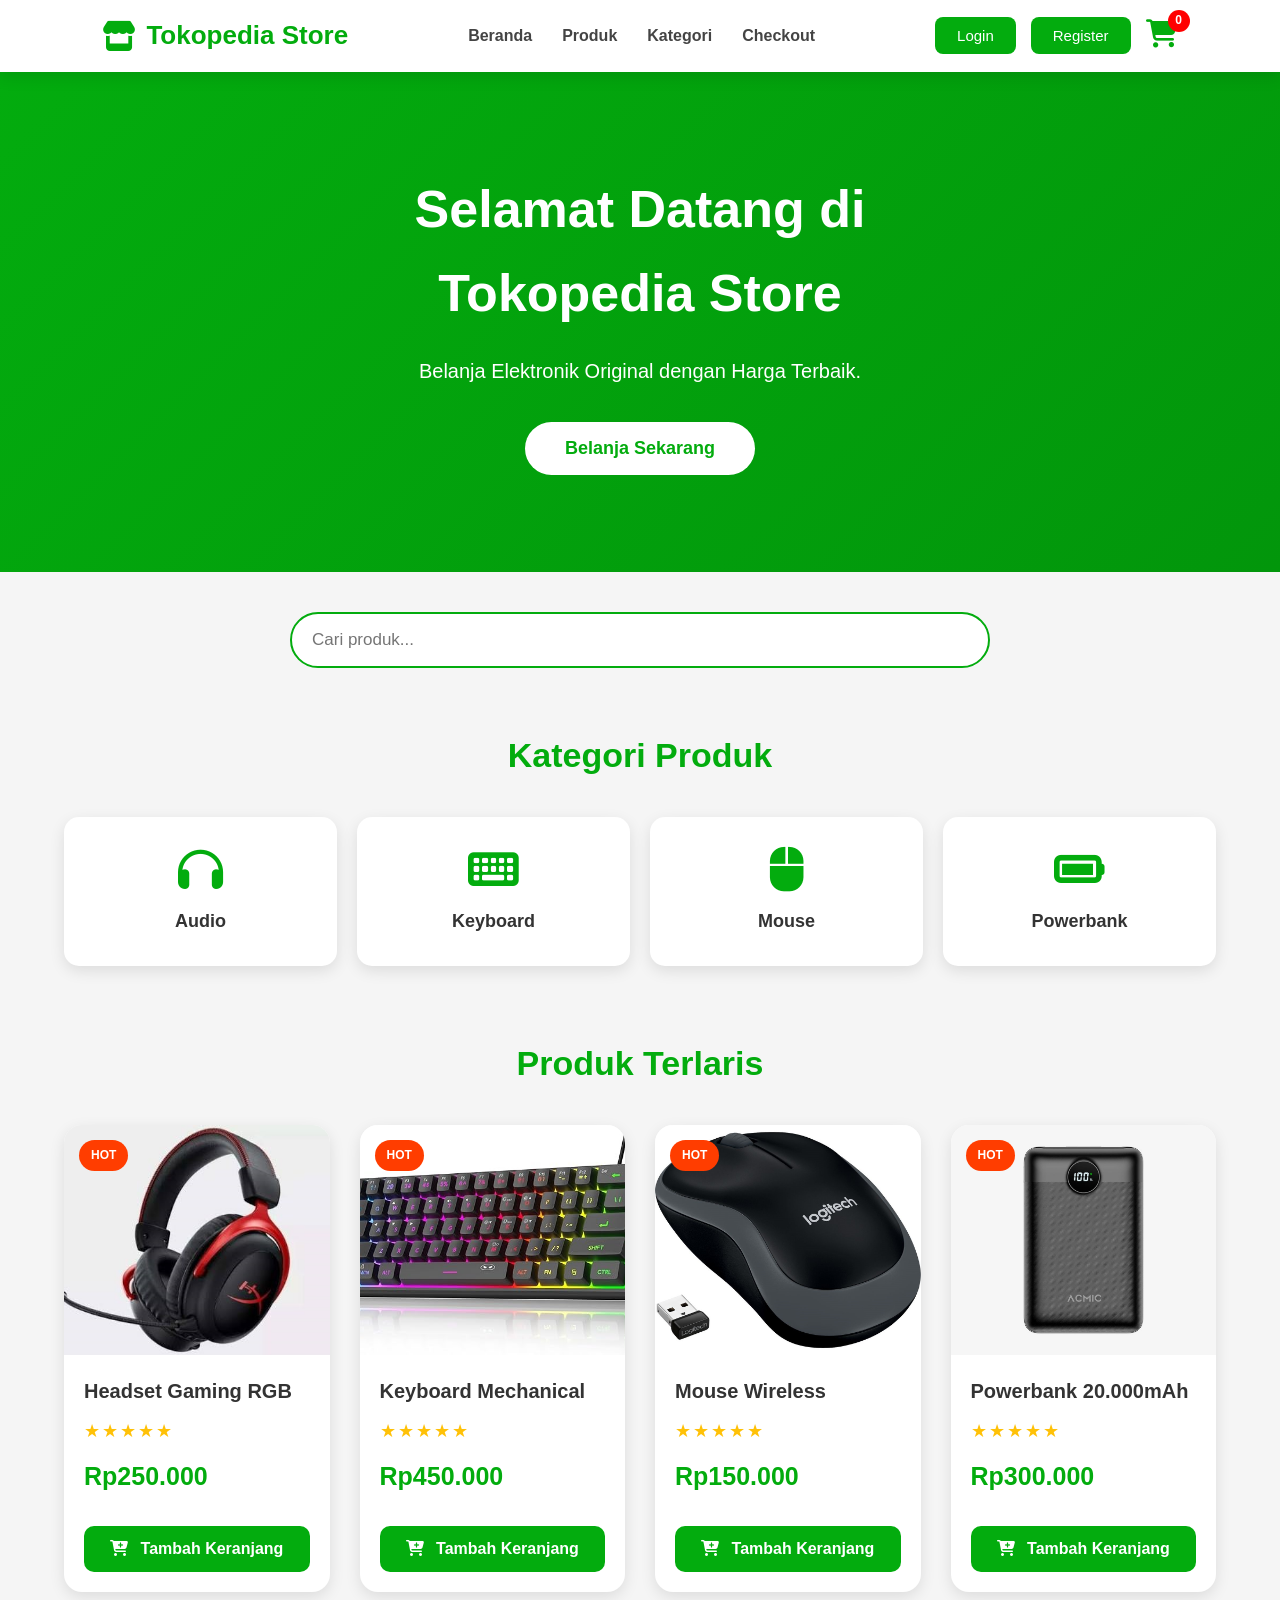
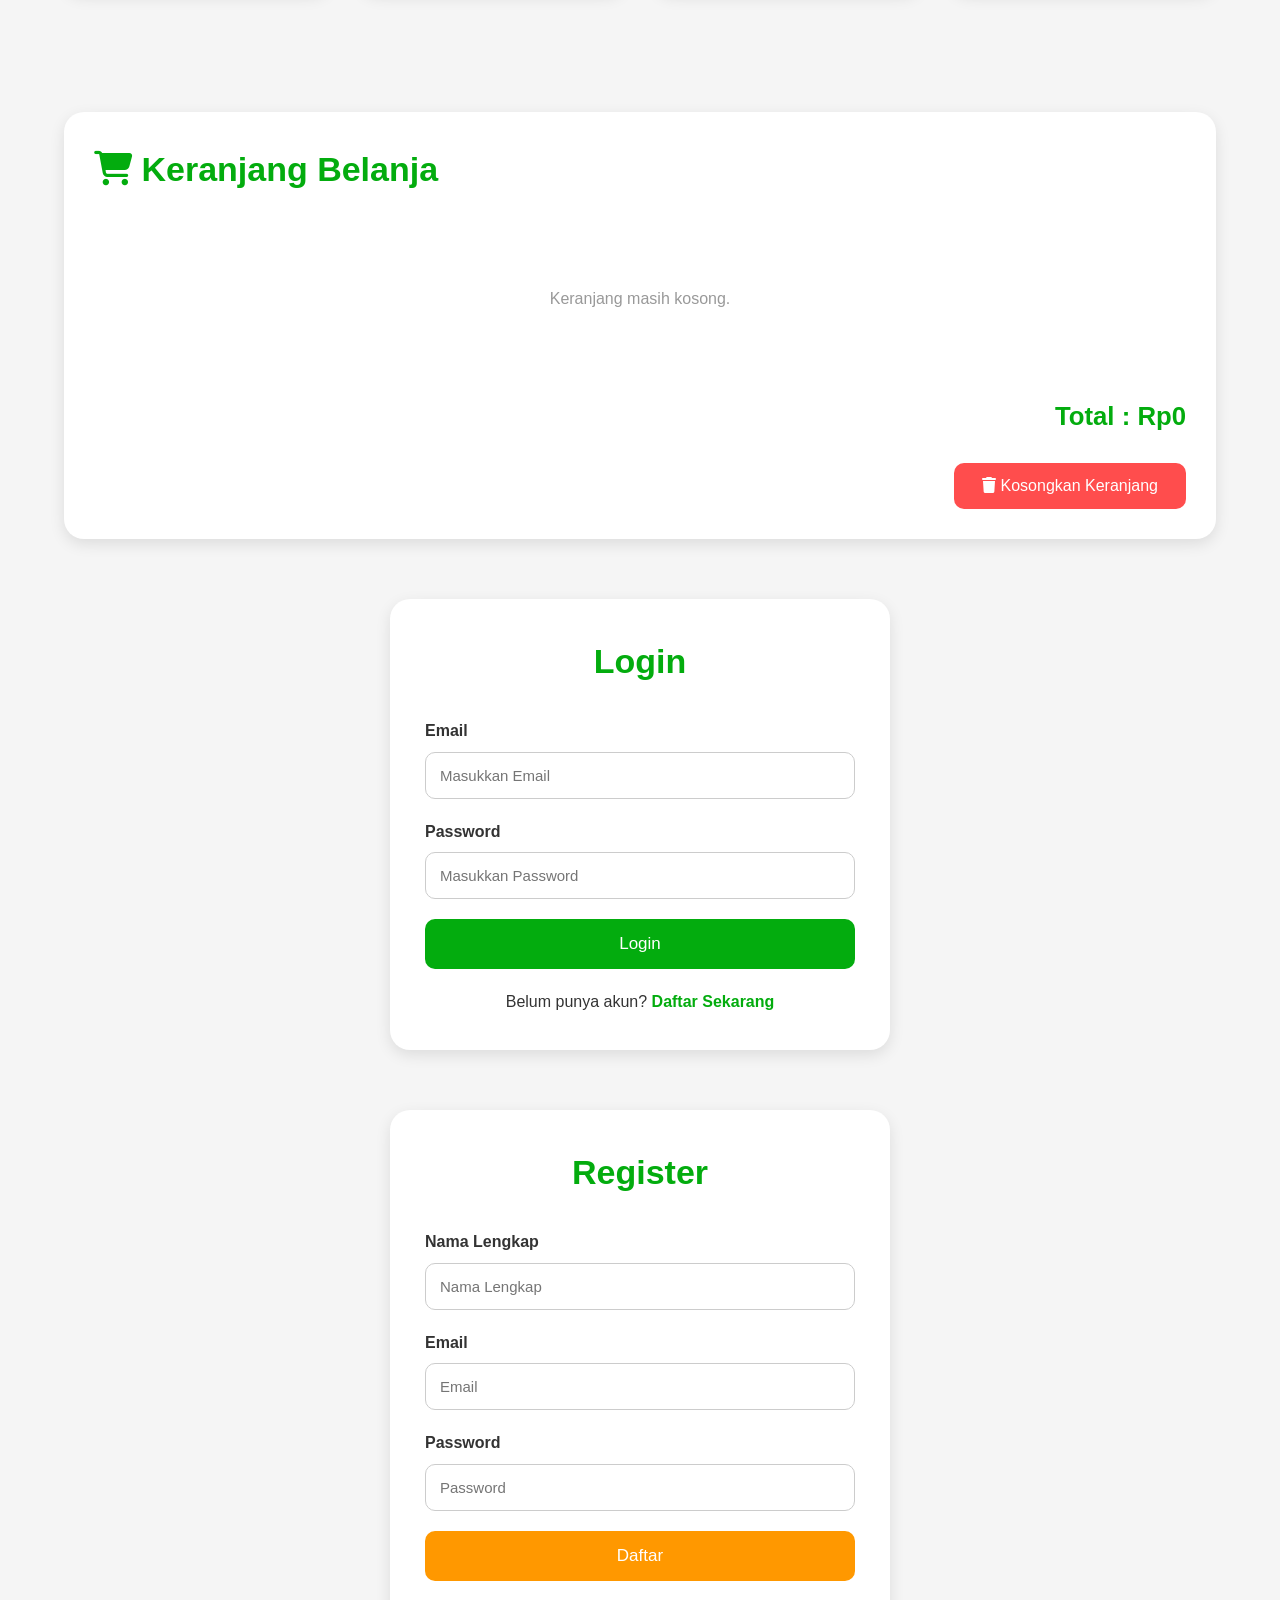
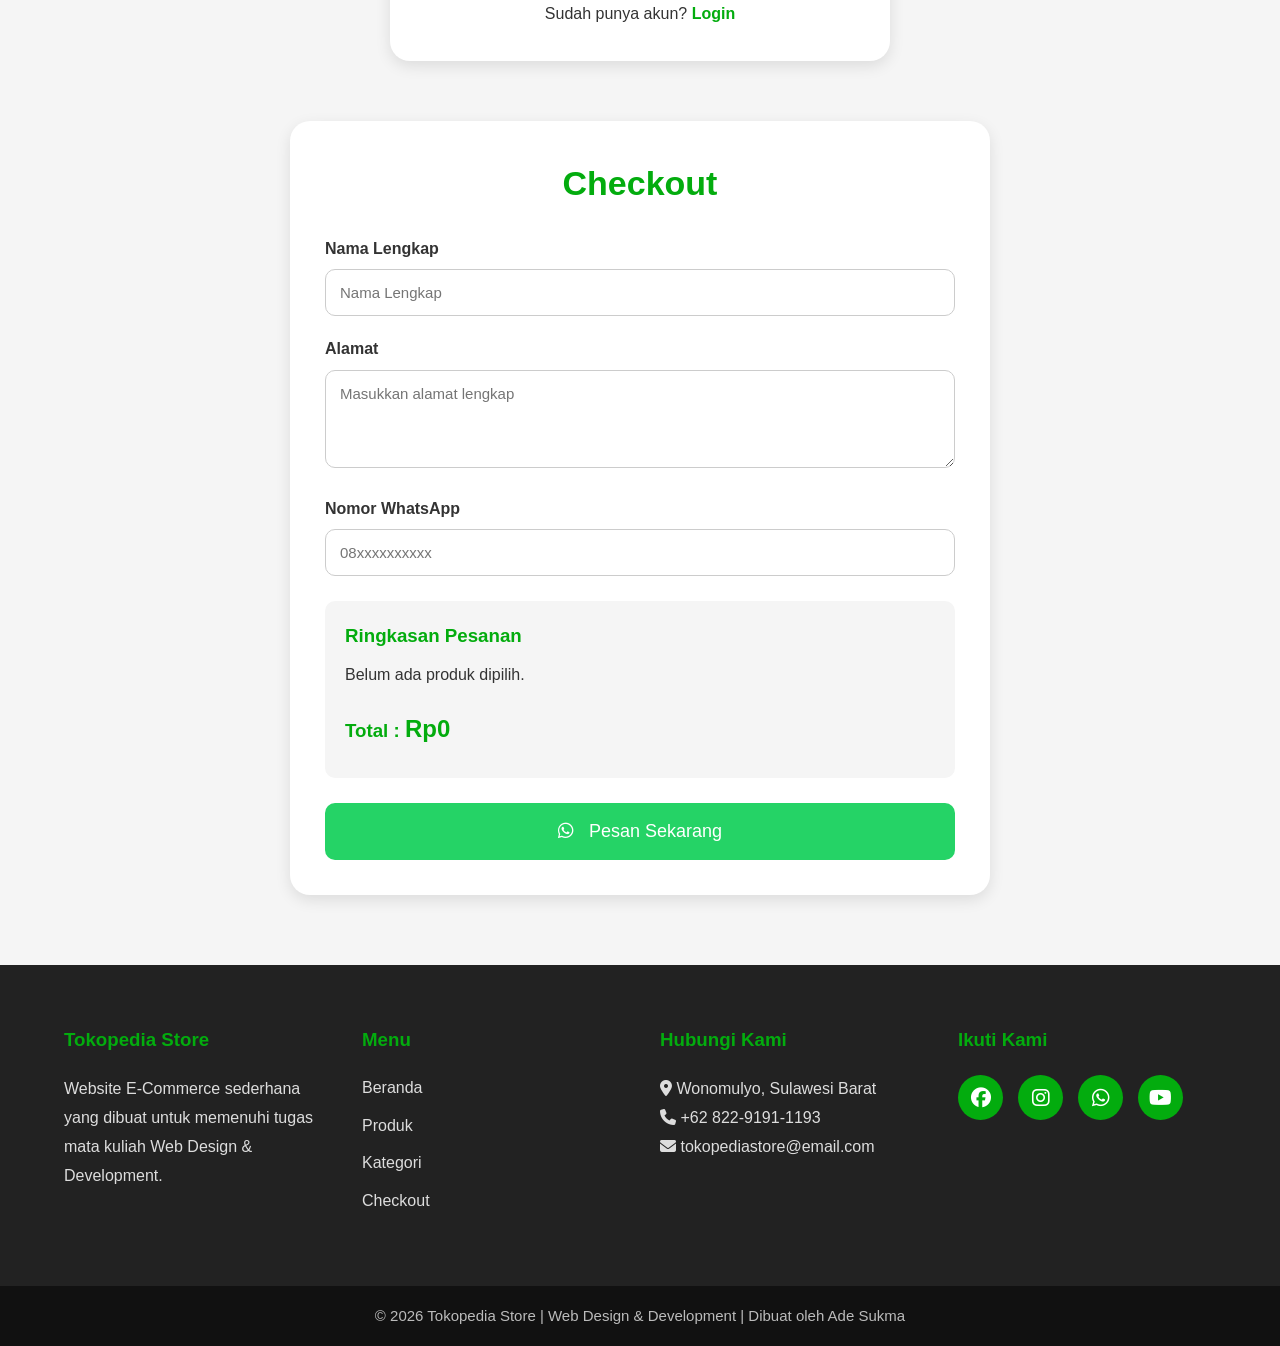
<file: index.html>
<!DOCTYPE html>
<html lang="id">

<head>
    <meta charset="UTF-8">
    <meta name="viewport" content="width=device-width, initial-scale=1.0">

    <title>Tokopedia Store v2.0</title>

    <link rel="stylesheet" href="style.css">

    <!-- Font Awesome -->
    <link rel="stylesheet"
        href="https://cdnjs.cloudflare.com/ajax/libs/font-awesome/6.5.2/css/all.min.css">
</head>

<body>

<!-- ================= NAVBAR ================= -->

<header>

    <div class="logo">
        <i class="fa-solid fa-store"></i>
        <h2>Tokopedia Store</h2>
    </div>

    <nav>

        <a href="#">Beranda</a>

        <a href="#produk">Produk</a>

        <a href="#kategori">Kategori</a>

        <a href="#checkout">Checkout</a>

    </nav>

    <div class="menu-kanan">

        <button onclick="showLogin()">
            Login
        </button>

        <button onclick="showRegister()">
            Register
        </button>

        <div class="cart-icon">

            <i class="fa-solid fa-cart-shopping"></i>

            <span id="cart">0</span>

        </div>

    </div>

</header>

<!-- ================= HERO ================= -->

<section class="hero">

    <div class="hero-text">

        <h1>
            Selamat Datang di Tokopedia Store
        </h1>

        <p>

            Belanja Elektronik Original
            dengan Harga Terbaik.

        </p>

        <button onclick="document.getElementById('produk').scrollIntoView({behavior:'smooth'})">

            Belanja Sekarang

        </button>

    </div>

</section>

<!-- ================= SEARCH ================= -->

<section class="search-box">

    <input
        type="text"
        id="search"
        placeholder="Cari produk..."
        onkeyup="cariProduk()">

</section>

<!-- ================= KATEGORI ================= -->

<section
id="kategori"
class="kategori">

<h2>Kategori Produk</h2>

<div class="kategori-list">

<div class="kategori-item">

<i class="fa-solid fa-headphones"></i>

<p>Audio</p>

</div>

<div class="kategori-item">

<i class="fa-solid fa-keyboard"></i>

<p>Keyboard</p>

</div>

<div class="kategori-item">

<i class="fa-solid fa-computer-mouse"></i>

<p>Mouse</p>

</div>

<div class="kategori-item">

<i class="fa-solid fa-battery-full"></i>

<p>Powerbank</p>

</div>

</div>

</section>

<!-- ================= PRODUK ================= -->

<section
id="produk"
class="produk">

<h2>

Produk Terlaris

</h2>

<div class="produk-grid">

<!-- Headset -->

<div class="card">

<img
src="headset.jpg"
alt="Headset">

<h3>

Headset Gaming RGB

</h3>

<div class="rating">

★★★★★

</div>

<p class="harga">

Rp250.000

</p>

<button
onclick="tambahKeranjang('Headset Gaming RGB',250000)">

<i class="fa-solid fa-cart-plus"></i>

Tambah Keranjang

</button>

</div>

<!-- Keyboard -->

<div class="card">

<img
src="keyboard.jpg"
alt="Keyboard">

<h3>

Keyboard Mechanical

</h3>

<div class="rating">

★★★★★

</div>

<p class="harga">

Rp450.000

</p>

<button
onclick="tambahKeranjang('Keyboard Mechanical',450000)">

<i class="fa-solid fa-cart-plus"></i>

Tambah Keranjang

</button>

</div>

<!-- Mouse -->

<div class="card">

<img
src="mouse.jpg"
alt="Mouse">

<h3>

Mouse Wireless

</h3>

<div class="rating">

★★★★★

</div>

<p class="harga">

Rp150.000

</p>

<button
onclick="tambahKeranjang('Mouse Wireless',150000)">

<i class="fa-solid fa-cart-plus"></i>

Tambah Keranjang

</button>

</div>

<!-- Powerbank -->

<div class="card">

<img
src="power bank.jpg"
alt="Powerbank">

<h3>

Powerbank 20.000mAh

</h3>

<div class="rating">

★★★★★

</div>

<p class="harga">

Rp300.000

</p>

<button
onclick="tambahKeranjang('Powerbank 20.000mAh',300000)">

<i class="fa-solid fa-cart-plus"></i>

Tambah Keranjang

</button>

</div>

</div>

</section>

<!-- ================= KERANJANG BELANJA ================= -->

<section id="keranjang" class="cart-section">

    <div class="cart-header">

        <h2>
            <i class="fa-solid fa-cart-shopping"></i>
            Keranjang Belanja
        </h2>

    </div>

    <div id="cart-list" class="cart-list">

        <p class="empty-cart">
            Keranjang masih kosong.
        </p>

    </div>

    <div class="cart-total">

        <h3>
            Total :
            <span id="totalHarga">
                Rp0
            </span>
        </h3>

    </div>

    <div class="cart-button">

        <button onclick="kosongkanKeranjang()">

            <i class="fa-solid fa-trash"></i>

            Kosongkan Keranjang

        </button>

    </div>

</section>

<!-- ================= LOGIN ================= -->

<section
id="login"
class="form-section">

<div class="form-card">

<h2>

Login

</h2>

<form onsubmit="loginUser(event)">

<div class="input-group">

<label>Email</label>

<input
id="loginEmail"
type="email"
placeholder="Masukkan Email"
required>

</div>

<div class="input-group">

<label>Password</label>

<input
id="loginPassword"
type="password"
placeholder="Masukkan Password"
required>

</div>

<button
class="btn-login"
type="submit">

Login

</button>

</form>

<p>

Belum punya akun?

<a href="#register">

Daftar Sekarang

</a>

</p>

</div>

</section>

<!-- ================= REGISTER ================= -->

<section
id="register"
class="form-section">

<div class="form-card">

<h2>

Register

</h2>

<form onsubmit="registerUser(event)">

<div class="input-group">

<label>Nama Lengkap</label>

<input
id="regNama"
type="text"
placeholder="Nama Lengkap"
required>

</div>

<div class="input-group">

<label>Email</label>

<input
id="regEmail"
type="email"
placeholder="Email"
required>

</div>

<div class="input-group">

<label>Password</label>

<input
id="regPassword"
type="password"
placeholder="Password"
required>

</div>

<button
class="btn-register"
type="submit">

Daftar

</button>

</form>

<p>

Sudah punya akun?

<a href="#login">

Login

</a>

</p>

</div>

</section>

<!-- ================= CHECKOUT ================= -->

<section
id="checkout"
class="checkout-section">

<div class="checkout-card">

<h2>

Checkout

</h2>

<form onsubmit="checkoutWA(event)">

<div class="input-group">

<label>

Nama Lengkap

</label>

<input
id="nama"
type="text"
placeholder="Nama Lengkap"
required>

</div>

<div class="input-group">

<label>

Alamat

</label>

<textarea
id="alamat"
rows="4"
placeholder="Masukkan alamat lengkap"
required></textarea>

</div>

<div class="input-group">

<label>

Nomor WhatsApp

</label>

<input
id="hp"
type="text"
placeholder="08xxxxxxxxxx"
required>

</div>

<div class="checkout-ringkasan">

<h3>

Ringkasan Pesanan

</h3>

<div
id="checkoutProduk">

Belum ada produk dipilih.

</div>

<h3>

Total :

<span id="checkoutTotal">

Rp0

</span>

</h3>

</div>

<button
class="btn-checkout"
type="submit">

<i class="fa-brands fa-whatsapp"></i>

Pesan Sekarang

</button>

</form>

</div>

</section>

<!-- ================= NOTIFIKASI ================= -->

<div
id="toast"
class="toast">

Produk berhasil ditambahkan.

</div>

<!-- ================= MODAL PROFIL ================= -->

<div id="profileModal" class="modal">

    <div class="modal-content">

        <span class="close" onclick="tutupModal()">
            &times;
        </span>

        <div class="profile-header">

            <i class="fa-solid fa-circle-user"></i>

            <h2>Profil Pengguna</h2>

        </div>

        <div class="profile-body">

            <p>
                <strong>Nama :</strong>
                <span id="profileNama">
                    -
                </span>
            </p>

            <p>
                <strong>Email :</strong>
                <span id="profileEmail">
                    -
                </span>
            </p>

        </div>

        <div class="profile-footer">

            <button onclick="logoutUser()">

                <i class="fa-solid fa-right-from-bracket"></i>

                Logout

            </button>

        </div>

    </div>

</div>

<!-- ================= FOOTER ================= -->

<footer>

    <div class="footer-container">

        <div class="footer-box">

            <h3>

                Tokopedia Store

            </h3>

            <p>

                Website E-Commerce sederhana yang dibuat
                untuk memenuhi tugas mata kuliah
                Web Design & Development.

            </p>

        </div>

        <div class="footer-box">

            <h3>

                Menu

            </h3>

            <ul>

                <li>
                    <a href="#">
                        Beranda
                    </a>
                </li>

                <li>
                    <a href="#produk">
                        Produk
                    </a>
                </li>

                <li>
                    <a href="#kategori">
                        Kategori
                    </a>
                </li>

                <li>
                    <a href="#checkout">
                        Checkout
                    </a>
                </li>

            </ul>

        </div>

        <div class="footer-box">

            <h3>

                Hubungi Kami

            </h3>

            <p>

                <i class="fa-solid fa-location-dot"></i>

                Wonomulyo, Sulawesi Barat

            </p>

            <p>

                <i class="fa-solid fa-phone"></i>

                +62 822-9191-1193

            </p>

            <p>

                <i class="fa-solid fa-envelope"></i>

                tokopediastore@email.com

            </p>

        </div>

        <div class="footer-box">

            <h3>

                Ikuti Kami

            </h3>

            <div class="social">

                <a href="#">

                    <i class="fa-brands fa-facebook"></i>

                </a>

                <a href="#">

                    <i class="fa-brands fa-instagram"></i>

                </a>

                <a href="#">

                    <i class="fa-brands fa-whatsapp"></i>

                </a>

                <a href="#">

                    <i class="fa-brands fa-youtube"></i>

                </a>

            </div>

        </div>

    </div>

    <div class="copyright">

        © 2026 Tokopedia Store

        | Web Design & Development

        | Dibuat oleh Ade Sukma

    </div>

</footer>

<!-- ================= LOADING ================= -->

<div
id="loading"
class="loading">

<div class="loader"></div>

<p>

Memproses...

</p>

</div>

<!-- ================= BACK TO TOP ================= -->

<button
id="btnTop"
onclick="scrollKeAtas()">

<i class="fa-solid fa-arrow-up"></i>

</button>

<!-- ================= SCRIPT ================= -->

<script src="script.js"></script>

</body>
</html>
</file>
<file: style.css>
*{
    margin:0;
    padding:0;
    box-sizing:border-box;
    font-family:"Segoe UI",Tahoma,Geneva,Verdana,sans-serif;
}

html{
    scroll-behavior:smooth;
}

body{
    background:#f5f5f5;
    color:#333;
    line-height:1.6;
    overflow-x:hidden;
}

/* =======================
   VARIABEL WARNA
======================= */

:root{

    --green:#03ac0e;
    --green-dark:#02960b;
    --orange:#ff6f00;
    --white:#ffffff;
    --black:#222;
    --gray:#666;
    --light:#f5f5f5;
    --border:#dddddd;
    --shadow:0 5px 15px rgba(0,0,0,.10);

}

/* =======================
   LINK
======================= */

a{
    text-decoration:none;
    color:inherit;
}

ul{
    list-style:none;
}

img{
    max-width:100%;
    display:block;
}

/* =======================
   HEADER
======================= */

header{

    position:sticky;

    top:0;

    left:0;

    width:100%;

    background:var(--white);

    box-shadow:var(--shadow);

    padding:15px 8%;

    display:flex;

    justify-content:space-between;

    align-items:center;

    z-index:1000;

}

/* =======================
   LOGO
======================= */

.logo{

    display:flex;

    align-items:center;

    gap:10px;

}

.logo i{

    color:var(--green);

    font-size:30px;

}

.logo h2{

    color:var(--green);

    font-size:26px;

    font-weight:700;

}

/* =======================
   NAVBAR
======================= */

nav{

    display:flex;

    align-items:center;

    gap:30px;

}

nav a{

    color:#444;

    font-weight:600;

    transition:.3s;

    position:relative;

}

nav a:hover{

    color:var(--green);

}

nav a::after{

    content:"";

    position:absolute;

    left:0;

    bottom:-6px;

    width:0;

    height:2px;

    background:var(--green);

    transition:.3s;

}

nav a:hover::after{

    width:100%;

}

/* =======================
   MENU KANAN
======================= */

.menu-kanan{

    display:flex;

    align-items:center;

    gap:15px;

}

.menu-kanan button{

    padding:10px 22px;

    border:none;

    border-radius:8px;

    background:var(--green);

    color:white;

    cursor:pointer;

    font-size:15px;

    transition:.3s;

}

.menu-kanan button:hover{

    background:var(--green-dark);

    transform:translateY(-2px);

}

/* =======================
   ICON KERANJANG
======================= */

.cart-icon{

    position:relative;

    cursor:pointer;

}

.cart-icon i{

    font-size:28px;

    color:var(--green);

}

.cart-icon span{

    position:absolute;

    top:-10px;

    right:-12px;

    width:22px;

    height:22px;

    border-radius:50%;

    background:red;

    color:white;

    display:flex;

    justify-content:center;

    align-items:center;

    font-size:12px;

    font-weight:bold;

}

/* =======================
   HERO
======================= */

.hero{

    width:100%;

    min-height:500px;

    display:flex;

    justify-content:center;

    align-items:center;

    text-align:center;

    color:white;

    background: linear-gradient(135deg,#03ac0e,#02960b);
    background-size:cover;

    background-position:center;

    padding:40px;

}

.hero-text{

    max-width:700px;

}

.hero h1{

    font-size:52px;

    margin-bottom:20px;

    font-weight:700;

}

.hero p{

    font-size:20px;

    margin-bottom:35px;

}

.hero button{

    padding:16px 40px;

    border:none;

    border-radius:50px;

    background:white;

    color:var(--green);

    font-size:18px;

    font-weight:bold;

    cursor:pointer;

    transition:.3s;

}

.hero button:hover{

    background:#eeeeee;

    transform:translateY(-4px);

    box-shadow:var(--shadow);

}

/* =======================
   SECTION TITLE
======================= */

section h2{

    text-align:center;

    font-size:34px;

    margin-bottom:35px;

    color:var(--green);

    font-weight:700;

}

/* =======================
   SEARCH BOX
======================= */

.search-box{

    width:90%;

    margin:40px auto;

    display:flex;

    justify-content:center;

    align-items:center;

}

.search-box input{

    width:100%;

    max-width:700px;

    padding:16px 20px;

    border:2px solid var(--green);

    border-radius:50px;

    outline:none;

    font-size:17px;

    transition:.3s;

    background:white;

}

.search-box input:focus{

    box-shadow:0 0 10px rgba(3,172,14,.30);

}

/* =======================
   KATEGORI
======================= */

.kategori{

    width:90%;

    margin:auto;

    padding:20px 0 50px;

}

.kategori-list{

    display:grid;

    grid-template-columns:repeat(auto-fit,minmax(180px,1fr));

    gap:20px;

}

.kategori-item{

    background:white;

    padding:30px;

    border-radius:15px;

    text-align:center;

    cursor:pointer;

    transition:.35s;

    box-shadow:var(--shadow);

}

.kategori-item:hover{

    transform:translateY(-8px);

    background:var(--green);

    color:white;

}

.kategori-item i{

    font-size:45px;

    margin-bottom:15px;

    color:var(--green);

    transition:.35s;

}

.kategori-item:hover i{

    color:white;

}

.kategori-item p{

    font-size:18px;

    font-weight:bold;

}

/* =======================
   PRODUK
======================= */

.produk{

    width:90%;

    margin:auto;

    padding:20px 0 70px;

}

.produk-grid{

    display:grid;

    grid-template-columns:repeat(auto-fit,minmax(250px,1fr));

    gap:30px;

}

/* =======================
   CARD PRODUK
======================= */

.card{

    background:white;

    border-radius:18px;

    overflow:hidden;

    box-shadow:var(--shadow);

    transition:.35s;

    position:relative;

}

.card:hover{

    transform:translateY(-10px);

}

.card img{

    width:100%;

    height:230px;

    object-fit:cover;

}

.card h3{

    padding:20px 20px 10px;

    font-size:20px;

    color:#333;

}

.card .harga{

    padding:10px 20px;

    color:var(--green);

    font-size:25px;

    font-weight:bold;

}

/* =======================
   RATING
======================= */

.rating{

    padding:0 20px;

    color:#ffc107;

    font-size:18px;

    letter-spacing:2px;

}

/* =======================
   TOMBOL PRODUK
======================= */

.card button{

    width:calc(100% - 40px);

    margin:20px;

    padding:14px;

    border:none;

    border-radius:10px;

    background:var(--green);

    color:white;

    font-size:16px;

    font-weight:bold;

    cursor:pointer;

    transition:.3s;

}

.card button:hover{

    background:var(--green-dark);

    transform:scale(1.03);

}

.card button i{

    margin-right:8px;

}

/* =======================
   LABEL DISKON
======================= */

.card::before{

    content:"HOT";

    position:absolute;

    top:15px;

    left:15px;

    background:#ff3d00;

    color:white;

    padding:6px 12px;

    border-radius:20px;

    font-size:12px;

    font-weight:bold;

}

/* =======================
   EFEK GAMBAR
======================= */

.card img{

    transition:.4s;

}

.card:hover img{

    transform:scale(1.05);

}

/* =======================
   RESPONSIVE PRODUK
======================= */

@media(max-width:768px){

    .produk-grid{

        grid-template-columns:1fr;

    }

    .kategori-list{

        grid-template-columns:repeat(2,1fr);

    }

    .hero h1{

        font-size:36px;

    }

    .hero p{

        font-size:17px;

    }

}

/* ===========================
   KERANJANG BELANJA
=========================== */

.cart-section{

    width:90%;
    margin:50px auto;
    background:#fff;
    padding:30px;
    border-radius:20px;
    box-shadow:var(--shadow);

}

.cart-header{

    display:flex;
    justify-content:space-between;
    align-items:center;
    margin-bottom:25px;

}

.cart-header h2{

    color:var(--green);

}

.cart-list{

    min-height:120px;

}

.cart-item{

    display:flex;
    justify-content:space-between;
    align-items:center;
    padding:15px;
    margin-bottom:15px;
    border:1px solid #ddd;
    border-radius:10px;
    transition:.3s;

}

.cart-item:hover{

    background:#f8f8f8;

}

.cart-info{

    display:flex;
    flex-direction:column;

}

.cart-info h4{

    font-size:18px;
    margin-bottom:5px;

}

.cart-info p{

    color:var(--green);
    font-weight:bold;

}

.cart-item button{

    background:#ff4d4d;
    color:white;
    border:none;
    padding:10px 15px;
    border-radius:8px;
    cursor:pointer;
    transition:.3s;

}

.cart-item button:hover{

    background:#d63031;

}

.empty-cart{

    text-align:center;
    color:#999;
    padding:30px;

}

/* ===========================
   TOTAL HARGA
=========================== */

.cart-total{

    margin-top:20px;
    text-align:right;
    font-size:22px;
    font-weight:bold;
    color:var(--green);

}

/* ===========================
   TOMBOL KERANJANG
=========================== */

.cart-button{

    margin-top:25px;
    display:flex;
    justify-content:flex-end;

}

.cart-button button{

    background:#ff4d4d;
    color:white;
    padding:14px 28px;
    border:none;
    border-radius:10px;
    cursor:pointer;
    font-size:16px;
    transition:.3s;

}

.cart-button button:hover{

    background:#c0392b;

}

/* ===========================
   FORM
=========================== */

.form-section{

    width:90%;
    margin:60px auto;

}

.form-card{

    max-width:500px;
    margin:auto;
    background:white;
    padding:35px;
    border-radius:20px;
    box-shadow:var(--shadow);

}

.form-card h2{

    text-align:center;
    color:var(--green);
    margin-bottom:30px;

}

.input-group{

    margin-bottom:20px;

}

.input-group label{

    display:block;
    margin-bottom:8px;
    font-weight:600;

}

.input-group input,
.input-group textarea{

    width:100%;
    padding:14px;
    border:1px solid #ccc;
    border-radius:10px;
    outline:none;
    transition:.3s;
    font-size:15px;

}

.input-group input:focus,
.input-group textarea:focus{

    border-color:var(--green);
    box-shadow:0 0 8px rgba(3,172,14,.2);

}

/* ===========================
   BUTTON LOGIN
=========================== */

.btn-login{

    width:100%;
    background:var(--green);
    color:white;
    padding:15px;
    border:none;
    border-radius:10px;
    cursor:pointer;
    font-size:17px;
    transition:.3s;

}

.btn-login:hover{

    background:var(--green-dark);

}

/* ===========================
   BUTTON REGISTER
=========================== */

.btn-register{

    width:100%;
    background:#ff9800;
    color:white;
    padding:15px;
    border:none;
    border-radius:10px;
    cursor:pointer;
    font-size:17px;
    transition:.3s;

}

.btn-register:hover{

    background:#e68900;

}

/* ===========================
   CHECKOUT
=========================== */

.checkout-section{

    width:90%;
    margin:60px auto;

}

.checkout-card{

    max-width:700px;
    margin:auto;
    background:white;
    padding:35px;
    border-radius:20px;
    box-shadow:var(--shadow);

}

.checkout-card h2{

    text-align:center;
    color:var(--green);
    margin-bottom:25px;

}

.checkout-ringkasan{

    margin-top:25px;
    background:#f5f5f5;
    padding:20px;
    border-radius:10px;

}

.checkout-ringkasan h3{

    margin-bottom:10px;
    color:var(--green);

}

#checkoutProduk{

    margin-bottom:20px;
    line-height:1.8;

}

#checkoutTotal{

    color:var(--green);
    font-size:24px;
    font-weight:bold;

}

/* ===========================
   BUTTON CHECKOUT
=========================== */

.btn-checkout{

    width:100%;
    margin-top:25px;
    background:#25D366;
    color:white;
    padding:18px;
    border:none;
    border-radius:10px;
    cursor:pointer;
    font-size:18px;
    transition:.3s;

}

.btn-checkout:hover{

    background:#1ebe5d;

}

.btn-checkout i{

    margin-right:10px;

}

/* ===========================
   LINK LOGIN REGISTER
=========================== */

.form-card p{

    margin-top:20px;
    text-align:center;

}

.form-card a{

    color:var(--green);
    font-weight:bold;

}

.form-card a:hover{

    text-decoration:underline;

}

/* ===========================
   RESPONSIVE
=========================== */

@media(max-width:768px){

    .cart-item{

        flex-direction:column;
        align-items:flex-start;
        gap:15px;

    }

    .cart-button{

        justify-content:center;

    }

    .checkout-card,
    .form-card{

        padding:25px;

    }

}

/* ===========================
   TOAST NOTIFICATION
=========================== */

.toast{

    position:fixed;
    top:25px;
    right:25px;

    background:#03ac0e;
    color:white;

    padding:15px 25px;

    border-radius:10px;

    box-shadow:0 8px 20px rgba(0,0,0,.20);

    font-weight:bold;

    opacity:0;
    visibility:hidden;

    transform:translateX(100px);

    transition:.4s;

    z-index:9999;

}

.toast.show{

    opacity:1;
    visibility:visible;

    transform:translateX(0);

}

/* ===========================
   MODAL
=========================== */

.modal{

    display:none;

    position:fixed;

    top:0;
    left:0;

    width:100%;
    height:100%;

    background:rgba(0,0,0,.45);

    justify-content:center;
    align-items:center;

    z-index:9998;

}

.modal-content{

    width:90%;
    max-width:500px;

    background:white;

    border-radius:20px;

    padding:30px;

    position:relative;

    animation:popup .35s ease;

}

@keyframes popup{

    from{

        transform:scale(.8);
        opacity:0;

    }

    to{

        transform:scale(1);
        opacity:1;

    }

}

.close{

    position:absolute;

    top:15px;
    right:20px;

    font-size:28px;

    cursor:pointer;

    color:#999;

}

.close:hover{

    color:red;

}

.profile-header{

    text-align:center;

    margin-bottom:25px;

}

.profile-header i{

    font-size:70px;

    color:#03ac0e;

    margin-bottom:15px;

}

.profile-body{

    line-height:2;

}

.profile-footer{

    margin-top:25px;

    text-align:center;

}

.profile-footer button{

    background:#ff4d4d;

    color:white;

    border:none;

    padding:14px 28px;

    border-radius:10px;

    cursor:pointer;

    transition:.3s;

}

.profile-footer button:hover{

    background:#d63031;

}

/* ===========================
   LOADING
=========================== */

.loading{

    position:fixed;

    top:0;
    left:0;

    width:100%;
    height:100%;

    background:white;

    display:none;

    justify-content:center;
    align-items:center;
    flex-direction:column;

    z-index:99999;

}

.loader{

    width:60px;
    height:60px;

    border:6px solid #eee;

    border-top:6px solid #03ac0e;

    border-radius:50%;

    animation:spin 1s linear infinite;

    margin-bottom:20px;

}

@keyframes spin{

    100%{

        transform:rotate(360deg);

    }

}

/* ===========================
   BACK TO TOP
=========================== */

#btnTop{

    position:fixed;

    bottom:30px;
    right:30px;

    width:55px;
    height:55px;

    border:none;

    border-radius:50%;

    background:#03ac0e;

    color:white;

    font-size:20px;

    cursor:pointer;

    display:none;

    box-shadow:0 8px 15px rgba(0,0,0,.25);

    transition:.3s;

    z-index:999;

}

#btnTop:hover{

    background:#02960b;

    transform:translateY(-5px);

}

/* ===========================
   FOOTER
=========================== */

footer{

    background:#222;

    color:white;

    margin-top:70px;

}

.footer-container{

    width:90%;

    margin:auto;

    display:grid;

    grid-template-columns:repeat(auto-fit,minmax(250px,1fr));

    gap:40px;

    padding:60px 0;

}

.footer-box h3{

    color:#03ac0e;

    margin-bottom:20px;

}

.footer-box p{

    line-height:1.8;

    color:#ddd;

}

.footer-box ul li{

    margin:12px 0;

}

.footer-box ul li a{

    color:#ddd;

    transition:.3s;

}

.footer-box ul li a:hover{

    color:#03ac0e;

}

.social{

    display:flex;

    gap:15px;

    margin-top:15px;

}

.social a{

    width:45px;

    height:45px;

    border-radius:50%;

    background:#03ac0e;

    display:flex;

    justify-content:center;

    align-items:center;

    color:white;

    font-size:20px;

    transition:.3s;

}

.social a:hover{

    transform:translateY(-6px);

    background:#02960b;

}

.copyright{

    text-align:center;

    background:#111;

    padding:18px;

    font-size:15px;

    color:#bbb;

}

/* ===========================
   ANIMASI SECTION
=========================== */

section{

    animation:fadeUp .8s ease;

}

@keyframes fadeUp{

    from{

        opacity:0;

        transform:translateY(40px);

    }

    to{

        opacity:1;

        transform:translateY(0);

    }

}

/* ===========================
   RESPONSIVE TABLET
=========================== */

@media(max-width:992px){

    header{

        flex-direction:column;

        gap:20px;

        padding:20px;

    }

    nav{

        flex-wrap:wrap;

        justify-content:center;

    }

    .hero h1{

        font-size:40px;

    }

    .hero p{

        font-size:18px;

    }

}

/* ===========================
   RESPONSIVE HP
=========================== */

@media(max-width:768px){

    .menu-kanan{

        flex-direction:column;

        gap:12px;

    }

    .hero{

        min-height:380px;

        padding:20px;

    }

    .hero h1{

        font-size:32px;

    }

    .hero p{

        font-size:16px;

    }

    .footer-container{

        grid-template-columns:1fr;

        text-align:center;

    }

    .social{

        justify-content:center;

    }

    #btnTop{

        bottom:20px;
        right:20px;

    }

}

/* ===========================
   RESPONSIVE MOBILE KECIL
=========================== */

@media(max-width:480px){

    .hero h1{

        font-size:26px;

    }

    .hero button{

        width:100%;

    }

    .menu-kanan button{

        width:100%;

    }

    .search-box input{

        font-size:15px;

    }

}
</file>
